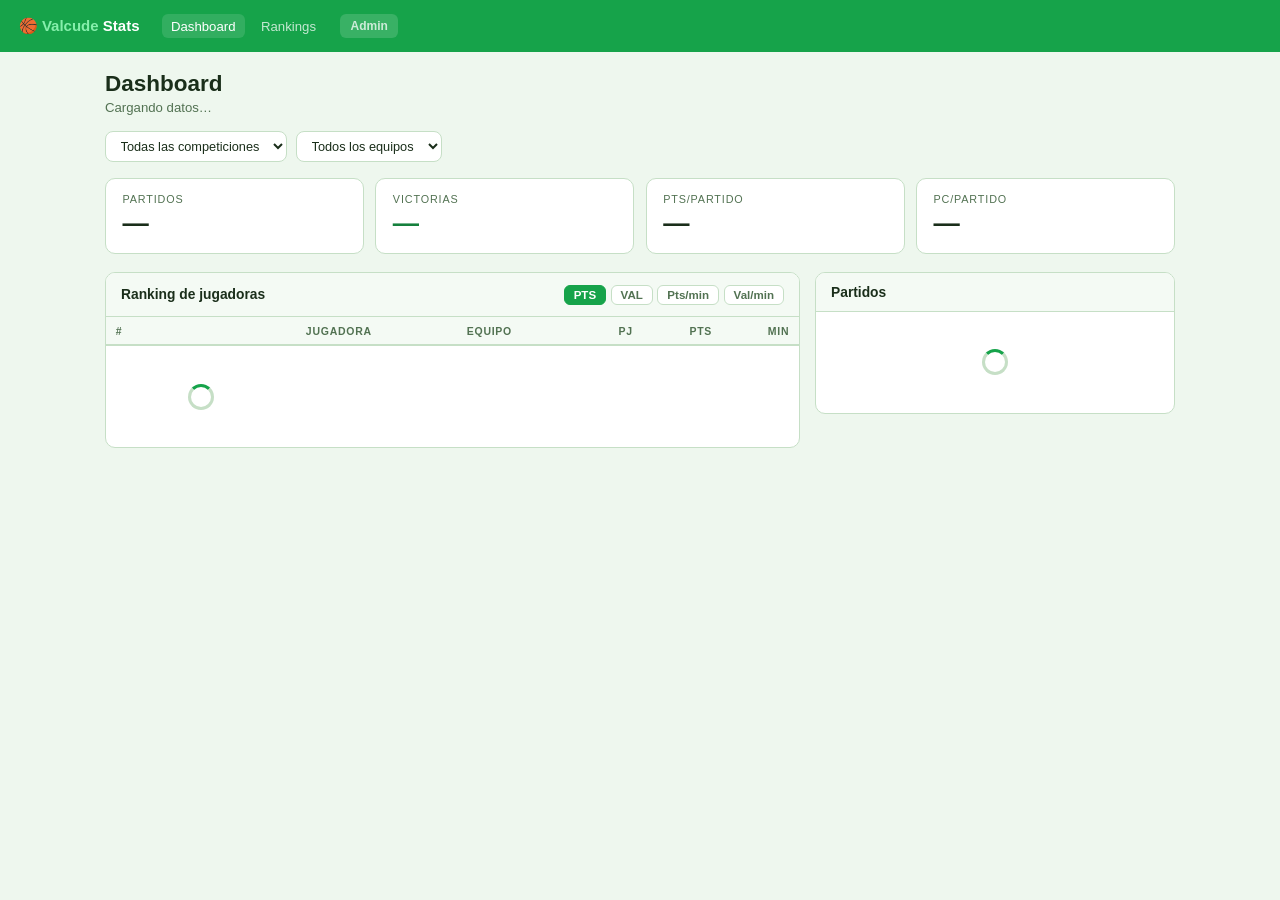
<file: index.html>
<!DOCTYPE html>
<html lang="es">
<head>
  <meta charset="UTF-8">
  <meta name="viewport" content="width=device-width, initial-scale=1.0">
  <title>Valcude Stats</title>
  <link rel="manifest" href="manifest.json">
  <meta name="theme-color" content="#16a34a">
  <meta name="mobile-web-app-capable" content="yes">
  <meta name="apple-mobile-web-app-capable" content="yes">
  <meta name="apple-mobile-web-app-status-bar-style" content="black-translucent">
  <meta name="apple-mobile-web-app-title" content="Valcude Stats">
  <link rel="apple-touch-icon" href="icons/icon.svg">
  <link rel="stylesheet" href="css/style.css">
</head>
<body>

<nav>
  <div class="nav-logo">🏀 <span>Valcude</span> Stats</div>
  <div class="nav-links">
    <a href="index.html" class="active">
      <svg class="nav-icon" viewBox="0 0 20 20" fill="none" stroke="currentColor" stroke-width="1.5" stroke-linecap="round" stroke-linejoin="round" aria-hidden="true"><rect x="2" y="2" width="7" height="7" rx="1.5"/><rect x="11" y="2" width="7" height="7" rx="1.5"/><rect x="2" y="11" width="7" height="7" rx="1.5"/><rect x="11" y="11" width="7" height="7" rx="1.5"/></svg>
      Dashboard
    </a>
    <a href="ranking.html">
      <svg class="nav-icon" viewBox="0 0 20 20" fill="none" stroke="currentColor" stroke-width="1.5" stroke-linecap="round" stroke-linejoin="round" aria-hidden="true"><rect x="2" y="9" width="4" height="9" rx="1"/><rect x="8" y="4" width="4" height="14" rx="1"/><rect x="14" y="12" width="4" height="6" rx="1"/></svg>
      Rankings
    </a>
    <span class="nav-sep"></span>
    <a href="import.html" class="nav-admin">
      <svg class="nav-icon" viewBox="0 0 20 20" fill="none" stroke="currentColor" stroke-width="1.5" stroke-linecap="round" stroke-linejoin="round" aria-hidden="true"><rect x="4" y="9" width="12" height="9" rx="2"/><path d="M7 9V6.5a3 3 0 016 0V9"/></svg>
      Admin
    </a>
  </div>
</nav>

<div class="page">
  <div class="page-header">
    <h1>Dashboard</h1>
    <p id="subtitle">Cargando datos…</p>
  </div>

  <!-- Filtros -->
  <div class="filters">
    <select id="compFilter">
      <option value="">Todas las competiciones</option>
    </select>
    <select id="teamFilter">
      <option value="">Todos los equipos</option>
    </select>
  </div>

  <!-- Tarjetas de resumen -->
  <div class="stat-grid" id="statCards">
    <div class="stat-card"><div class="label">Partidos</div><div class="value" id="c-games">—</div></div>
    <div class="stat-card"><div class="label">Victorias</div><div class="value result-win" id="c-wins">—</div><div class="sub" id="c-record"></div></div>
    <div class="stat-card"><div class="label">Pts/partido</div><div class="value" id="c-ppg">—</div></div>
    <div class="stat-card"><div class="label">PC/partido</div><div class="value" id="c-vpg">—</div></div>
  </div>

  <div class="two-col">
    <!-- Leaderboard -->
    <div class="panel">
      <div class="panel-header">
        <h2>Ranking de jugadoras</h2>
        <div class="tabs" id="leaderTabs">
          <button class="tab active" data-stat="avg_pts" data-dec="1">PTS</button>
          <button class="tab" data-stat="avg_val" data-dec="1">VAL</button>
          <button class="tab" data-stat="perMin_pts" data-dec="2">Pts/min</button>
          <button class="tab" data-stat="perMin_val" data-dec="2">Val/min</button>
        </div>
      </div>
      <div class="table-wrap">
        <table>
          <thead>
            <tr>
              <th>#</th>
              <th>Jugadora</th>
              <th class="hide-mobile">Equipo</th>
              <th class="num hide-mobile">PJ</th>
              <th class="num" id="th-main">PTS</th>
              <th class="num hide-mobile">MIN</th>
            </tr>
          </thead>
          <tbody id="leaderBody">
            <tr><td colspan="6" class="loading"><div class="spinner"></div></td></tr>
          </tbody>
        </table>
      </div>
    </div>

    <!-- Lista de partidos -->
    <div class="panel">
      <div class="panel-header"><h2>Partidos</h2></div>
      <div id="matchList"><div class="loading"><div class="spinner"></div></div></div>
    </div>
  </div>
</div>

<script type="module">
import { getMatches, getLeaderboard, getTeams, getCompetitions } from './js/db.js'
import { updateNavAuth } from './js/auth.js'
import { fmt, titleCase } from './js/utils.js'
import { requirePin } from './js/pin.js'

requirePin()
updateNavAuth()

let allMatches     = []
let leaderboard    = []
let allTeams       = []
let selectedTeamId  = null
let selectedCompId  = null
let currentStat     = 'avg_pts'
let currentDec      = 1

async function init() {
  const [teams, comps, matches, leaders] = await Promise.all([
    getTeams(),
    getCompetitions(),
    getMatches(),
    getLeaderboard(),
  ])

  allTeams    = teams
  allMatches  = matches
  leaderboard = leaders

  // Selector de competición
  const compSel = document.getElementById('compFilter')
  for (const c of comps) {
    const opt = document.createElement('option')
    opt.value = c.id
    opt.textContent = `${c.name} ${c.season}`
    compSel.appendChild(opt)
  }

  // Selector de equipo
  const teamSel = document.getElementById('teamFilter')
  for (const t of teams) {
    const opt = document.createElement('option')
    opt.value = t.id
    opt.textContent = titleCase(t.name)
    teamSel.appendChild(opt)
  }

  // Default: primer Valcude encontrado
  const valcude = teams.find(t => t.name === 'VALCUDE ALCOBENDAS')
  if (valcude) {
    teamSel.value = valcude.id
    selectedTeamId = valcude.id
  }

  render()
}

/* ── Filtros ─────────────────────────────────────────── */
function filteredMatches() {
  let ms = allMatches
  if (selectedCompId) ms = ms.filter(m => m.competition?.id === selectedCompId)
  if (selectedTeamId) ms = ms.filter(m =>
    m.team1?.id === selectedTeamId || m.team2?.id === selectedTeamId
  )
  return ms
}

function filteredLeaderboard() {
  // El leaderboard ya viene filtrado por competición desde la carga
  let lb = leaderboard
  if (selectedTeamId) lb = lb.filter(p => p.player?.team?.id === selectedTeamId)
  return lb
}

/* ── Render ──────────────────────────────────────────── */
function render() {
  const matches = filteredMatches()
  const leaders = filteredLeaderboard()

  // Summary cards
  let wins = 0, totalPts = 0, totalAgainst = 0
  for (const m of matches) {
    if (selectedTeamId) {
      const isT1  = m.team1?.id === selectedTeamId
      const myPts = isT1 ? m.team1_score : m.team2_score
      const thPts = isT1 ? m.team2_score : m.team1_score
      if (myPts > thPts) wins++
      totalPts     += myPts || 0
      totalAgainst += thPts || 0
    }
  }

  const teamName = selectedTeamId
    ? titleCase(allTeams.find(t => t.id === selectedTeamId)?.name || '')
    : 'Todos los equipos'

  document.getElementById('subtitle').textContent =
    `${teamName} · ${matches.length} partido${matches.length !== 1 ? 's' : ''} · ${matches[0]?.competition?.name || ''} ${matches[0]?.competition?.season || ''}`

  document.getElementById('c-games').textContent = matches.length
  document.getElementById('c-wins').textContent  = selectedTeamId ? wins : '—'
  document.getElementById('c-record').textContent = selectedTeamId && matches.length
    ? `${wins}V – ${matches.length - wins}D`
    : ''
  document.getElementById('c-ppg').textContent = selectedTeamId && matches.length
    ? fmt(totalPts / matches.length, 1)
    : '—'

  // PC/partido = puntos encajados por partido
  const avgAgainst = selectedTeamId && matches.length
    ? totalAgainst / matches.length
    : null
  document.getElementById('c-vpg').textContent = avgAgainst != null ? fmt(avgAgainst, 1) : '—'

  renderLeader(leaders)
  renderMatches(matches)
}

function renderLeader(leaders) {
  document.getElementById('th-main').textContent =
    document.querySelector('#leaderTabs .tab.active')?.textContent || 'PTS'

  const sorted = [...leaders]
    .filter(p => p[currentStat] != null)
    .sort((a, b) => (b[currentStat] || 0) - (a[currentStat] || 0))

  const rows = sorted.map((p, i) => {
    const val = p[currentStat]
    return `<tr>
      <td class="rank">${i + 1}</td>
      <td class="player-name"><a href="player.html?id=${p.player.id}">${titleCase(p.player.name)}</a></td>
      <td class="team-name hide-mobile">${titleCase(p.player.team?.name || '')}</td>
      <td class="num hide-mobile">${p.games}</td>
      <td class="num highlight"><strong>${fmt(val, currentDec)}</strong></td>
      <td class="num hide-mobile">${fmt(p.avg_min, 1)}'</td>
    </tr>`
  }).join('')

  document.getElementById('leaderBody').innerHTML =
    rows || '<tr><td colspan="6" class="empty">Sin datos</td></tr>'
}

function renderMatches(matches) {
  const html = matches.map(m => {
    const isT1     = m.team1?.id === selectedTeamId
    const myScore  = selectedTeamId ? (isT1 ? m.team1_score : m.team2_score) : m.team1_score
    const thScore  = selectedTeamId ? (isT1 ? m.team2_score : m.team1_score) : m.team2_score
    const myTeam   = selectedTeamId ? (isT1 ? m.team1 : m.team2)  : m.team1
    const rival    = selectedTeamId ? (isT1 ? m.team2 : m.team1)  : m.team2
    const won      = selectedTeamId && myScore > thScore
    const cls      = selectedTeamId ? (won ? 'result-win' : 'result-loss') : ''
    return `<a class="match-item" href="match.html?id=${m.id}">
      <span class="match-jornada">J${m.jornada || '?'}</span>
      <span class="match-teams">
        <strong>${titleCase(myTeam?.name || '')}</strong>
        <span class="rival"> vs ${titleCase(rival?.name || '')}</span>
      </span>
      <span class="match-score ${cls}">${myScore ?? '?'}–${thScore ?? '?'}</span>
    </a>`
  }).join('')

  document.getElementById('matchList').innerHTML =
    html || '<div class="empty">Sin partidos</div>'
}

/* ── Eventos ─────────────────────────────────────────── */
document.getElementById('leaderTabs').addEventListener('click', e => {
  const btn = e.target.closest('.tab')
  if (!btn) return
  document.querySelectorAll('#leaderTabs .tab').forEach(t => t.classList.remove('active'))
  btn.classList.add('active')
  currentStat = btn.dataset.stat
  currentDec  = Number(btn.dataset.dec) || 1
  renderLeader(filteredLeaderboard())
})

document.getElementById('compFilter').addEventListener('change', async e => {
  selectedCompId = e.target.value ? Number(e.target.value) : null
  const [matches, leaders] = await Promise.all([
    getMatches({ competitionId: selectedCompId }),
    getLeaderboard({ competitionId: selectedCompId }),
  ])
  allMatches  = matches
  leaderboard = leaders
  render()
})

document.getElementById('teamFilter').addEventListener('change', e => {
  selectedTeamId = e.target.value ? Number(e.target.value) : null
  render()
})

init().catch(console.error)
</script>
<script>
  if ("serviceWorker" in navigator) {
    navigator.serviceWorker.register("./sw.js").catch(() => {})
  }
</script>
</body>
</html>
</file>
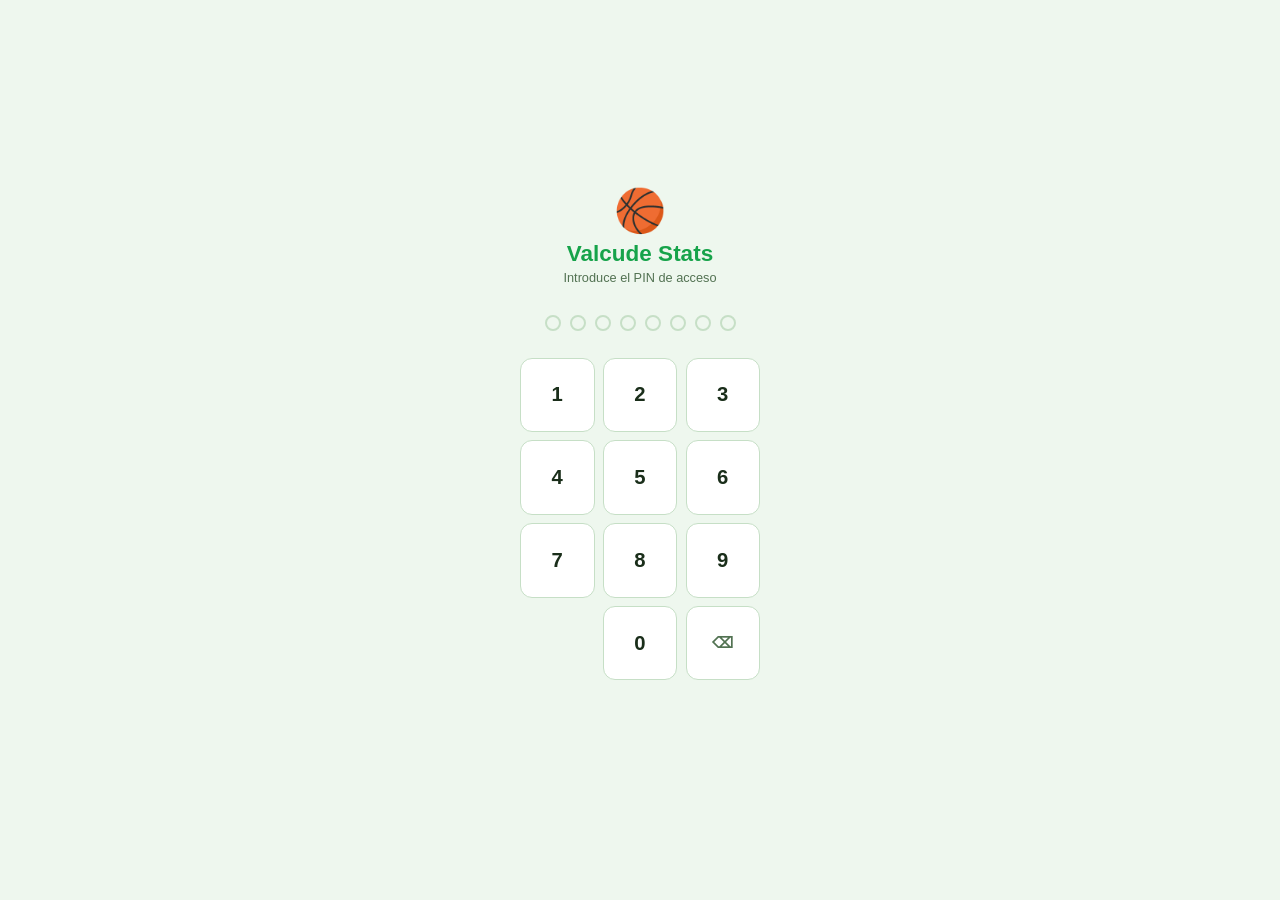
<file: clear-sw.html>
<!DOCTYPE html>
<html lang="es">
<head>
  <meta charset="UTF-8">
  <title>Limpiando caché…</title>
  <style>
    body { font-family: system-ui; display: flex; align-items: center; justify-content: center;
           min-height: 100vh; margin: 0; background: #eef7ee; color: #1a2e1a; flex-direction: column; gap: 1rem; }
    p { font-size: 1.1rem; }
  </style>
</head>
<body>
  <p>🧹 Limpiando caché y service worker…</p>
  <script>
    async function clearAll() {
      // Desregistrar todos los service workers
      if ('serviceWorker' in navigator) {
        const regs = await navigator.serviceWorker.getRegistrations()
        await Promise.all(regs.map(r => r.unregister()))
      }
      // Borrar todos los cachés
      const keys = await caches.keys()
      await Promise.all(keys.map(k => caches.delete(k)))
      // Redirigir a la app
      location.replace('./pin.html')
    }
    clearAll()
  </script>
</body>
</html>
</file>
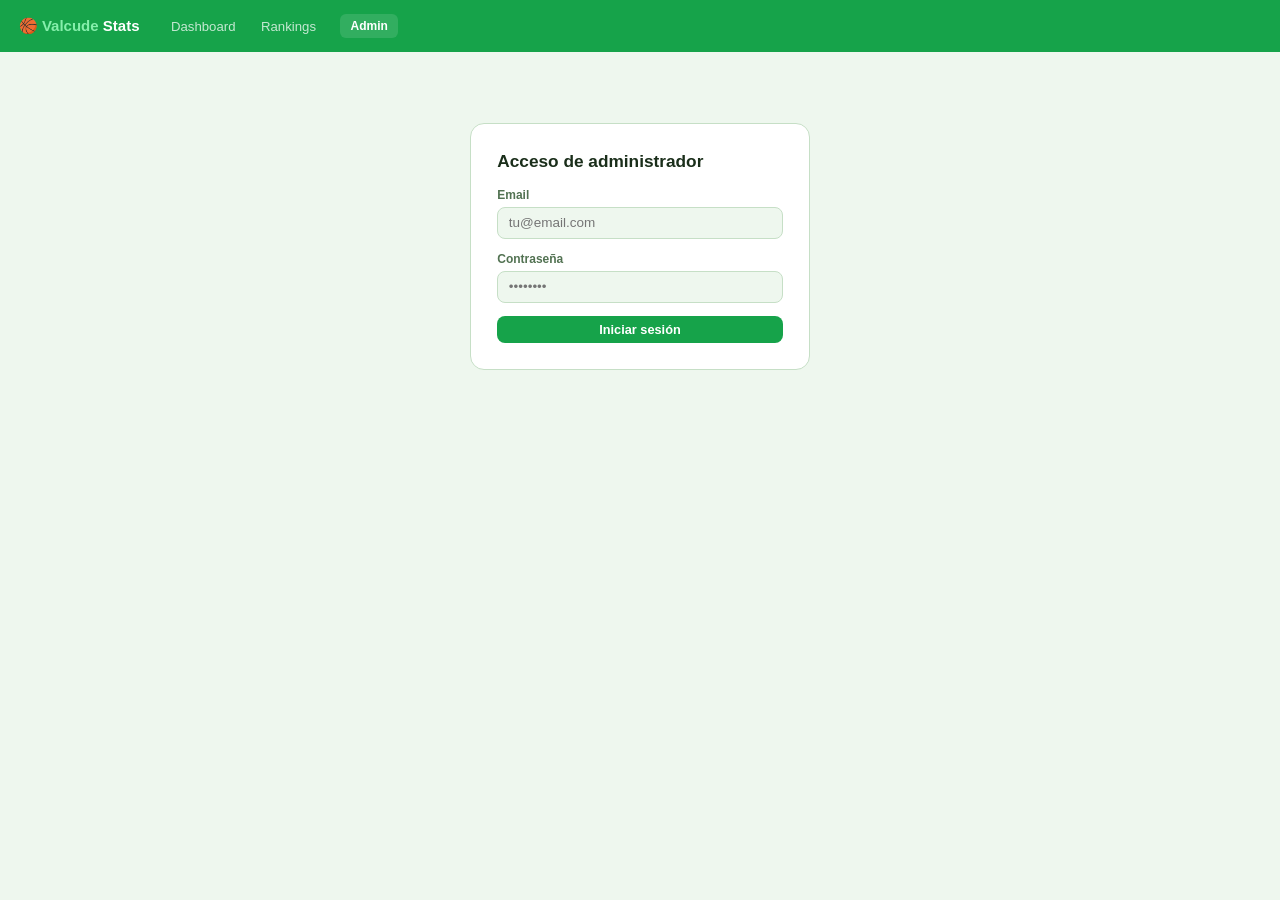
<file: import.html>
<!DOCTYPE html>
<html lang="es">
<head>
  <meta charset="UTF-8">
  <meta name="viewport" content="width=device-width, initial-scale=1.0">
  <title>Importar — Valcude Stats</title>
  <link rel="manifest" href="manifest.json">
  <meta name="theme-color" content="#16a34a">
  <meta name="mobile-web-app-capable" content="yes">
  <meta name="apple-mobile-web-app-capable" content="yes">
  <meta name="apple-mobile-web-app-status-bar-style" content="black-translucent">
  <meta name="apple-mobile-web-app-title" content="Valcude Stats">
  <link rel="apple-touch-icon" href="icons/icon.svg">
  <link rel="stylesheet" href="css/style.css">
</head>
<body>

<nav>
  <div class="nav-logo">🏀 <span>Valcude</span> Stats</div>
  <div class="nav-links">
    <a href="index.html">
      <svg class="nav-icon" viewBox="0 0 20 20" fill="none" stroke="currentColor" stroke-width="1.5" stroke-linecap="round" stroke-linejoin="round" aria-hidden="true"><rect x="2" y="2" width="7" height="7" rx="1.5"/><rect x="11" y="2" width="7" height="7" rx="1.5"/><rect x="2" y="11" width="7" height="7" rx="1.5"/><rect x="11" y="11" width="7" height="7" rx="1.5"/></svg>
      Dashboard
    </a>
    <a href="ranking.html">
      <svg class="nav-icon" viewBox="0 0 20 20" fill="none" stroke="currentColor" stroke-width="1.5" stroke-linecap="round" stroke-linejoin="round" aria-hidden="true"><rect x="2" y="9" width="4" height="9" rx="1"/><rect x="8" y="4" width="4" height="14" rx="1"/><rect x="14" y="12" width="4" height="6" rx="1"/></svg>
      Rankings
    </a>
    <span class="nav-sep"></span>
    <a href="import.html" class="nav-admin active">
      <svg class="nav-icon" viewBox="0 0 20 20" fill="none" stroke="currentColor" stroke-width="1.5" stroke-linecap="round" stroke-linejoin="round" aria-hidden="true"><rect x="4" y="9" width="12" height="9" rx="2"/><path d="M7 9V6.5a3 3 0 016 0V9"/></svg>
      Admin
    </a>
  </div>
  <button id="btn-signout" class="btn btn-ghost hide-mobile" style="display:none">Cerrar sesión</button>
</nav>

<div class="page" style="max-width:720px">

  <!-- LOGIN (se oculta al autenticarse) -->
  <div id="loginSection">
    <div class="auth-wrap">
      <h2>Acceso de administrador</h2>
      <div id="loginError" class="error-msg" style="display:none"></div>
      <div class="field">
        <label>Email</label>
        <input type="email" id="inputEmail" placeholder="tu@email.com" autocomplete="username">
      </div>
      <div class="field">
        <label>Contraseña</label>
        <input type="password" id="inputPass" placeholder="••••••••" autocomplete="current-password">
      </div>
      <button class="btn btn-primary" id="btnLogin" style="width:100%;justify-content:center">
        Iniciar sesión
      </button>
    </div>
  </div>

  <!-- IMPORTADOR (visible solo si autenticado) -->
  <div id="importSection" style="display:none">
    <div class="page-header">
      <h1>Importar estadísticas</h1>
      <p>Arrastra uno o varios ficheros Excel (formato FBM) para importarlos.</p>
    </div>

    <!-- Zona de arrastrar -->
    <div class="dropzone" id="dropzone">
      <div class="icon">📂</div>
      <p><strong>Arrastra los ficheros aquí</strong></p>
      <p style="margin-top:.4rem">o haz clic para seleccionarlos</p>
      <input type="file" id="fileInput" accept=".xlsx" multiple style="display:none">
    </div>

    <!-- Cola de importación -->
    <div class="import-queue" id="importQueue"></div>
  </div>

</div>

<!-- SheetJS -->
<script src="https://cdn.sheetjs.com/xlsx-0.20.3/package/dist/xlsx.full.min.js"></script>

<script type="module">
import { signIn, signOut, getSession, onAuthStateChange } from './js/auth.js'
import { checkMatchExists, importMatch, getCompetitions } from './js/db.js'
import { parseWorkbook, parseFilename } from './js/parser.js'
import { titleCase, fmt } from './js/utils.js'

// ── Auth ────────────────────────────────────────────────────────
const loginSection  = document.getElementById('loginSection')
const importSection = document.getElementById('importSection')
const btnSignout    = document.getElementById('btn-signout')
const loginError    = document.getElementById('loginError')

let competitions = []

async function checkAuth() {
  const session = await getSession()
  if (session) competitions = await getCompetitions().catch(() => [])
  setAuthUI(!!session)
}

function setAuthUI(loggedIn) {
  loginSection.style.display  = loggedIn ? 'none'  : 'block'
  importSection.style.display = loggedIn ? 'block' : 'none'
  btnSignout.style.display    = loggedIn ? 'inline-flex' : 'none'
}

document.getElementById('btnLogin').addEventListener('click', async () => {
  const email = document.getElementById('inputEmail').value.trim()
  const pass  = document.getElementById('inputPass').value
  loginError.style.display = 'none'
  try {
    await signIn(email, pass)
    setAuthUI(true)
  } catch (e) {
    loginError.textContent = e.message || 'Error al iniciar sesión'
    loginError.style.display = 'block'
  }
})

// Login con Enter
document.getElementById('inputPass').addEventListener('keydown', e => {
  if (e.key === 'Enter') document.getElementById('btnLogin').click()
})

btnSignout.addEventListener('click', async () => {
  await signOut()
  setAuthUI(false)
})

checkAuth()

// ── Drag & Drop ─────────────────────────────────────────────────
const dropzone  = document.getElementById('dropzone')
const fileInput = document.getElementById('fileInput')
const queue     = document.getElementById('importQueue')

dropzone.addEventListener('click', () => fileInput.click())

dropzone.addEventListener('dragover', e => {
  e.preventDefault()
  dropzone.classList.add('dragover')
})
dropzone.addEventListener('dragleave', () => dropzone.classList.remove('dragover'))
dropzone.addEventListener('drop', e => {
  e.preventDefault()
  dropzone.classList.remove('dragover')
  processFiles([...e.dataTransfer.files])
})

fileInput.addEventListener('change', () => {
  processFiles([...fileInput.files])
  fileInput.value = ''
})

// ── Procesado ────────────────────────────────────────────────────
async function processFiles(files) {
  for (const file of files) {
    if (!file.name.endsWith('.xlsx')) continue
    const item = addQueueItem(file.name)
    try {
      // 1. Leer con SheetJS
      const buf = await file.arrayBuffer()
      const wb  = XLSX.read(buf, { type: 'array' })

      // 2. Parsear
      const parsed = parseWorkbook(wb, file.name)

      // 3. Verificar duplicado
      const exists = await checkMatchExists(file.name)
      if (exists) {
        setItemStatus(item, 'error', `⚠️ Ya importado anteriormente`)
        continue
      }

      // 4. Mostrar preview y esperar confirmación
      const confirmed = await showPreview(item, parsed)
      if (!confirmed) {
        setItemStatus(item, 'error', 'Cancelado')
        continue
      }

      // 5. Leer jornada, fecha y competición del preview ANTES de reemplazar el HTML
      const jornadaVal    = item.querySelector('.input-jornada')?.value
      const jornada       = jornadaVal ? Number(jornadaVal) : parsed.jornada
      const matchDate     = item.querySelector('.input-date')?.value || null
      const compSelVal    = item.querySelector('.input-competition')?.value
      const overrideCompId = compSelVal ? Number(compSelVal) : null

      // 6. Importar — resetear item ANTES de setItemStatus (showPreview borró .queue-status)
      item.innerHTML = `<div class="file-name">📄 ${parsed.sourceFile}</div>
        <div class="queue-status"></div>`
      setItemStatus(item, 'loading', 'Importando…')
      await importMatch(parsed, jornada, matchDate, overrideCompId)
      setItemStatus(item, 'ok', `✓ Importado correctamente`)

    } catch (e) {
      console.error(e)
      setItemStatus(item, 'error', `✗ Error: ${e.message}`)
    }
  }
}

function addQueueItem(name) {
  const div = document.createElement('div')
  div.className = 'queue-item'
  div.innerHTML = `<div class="file-name">📄 ${name}</div>
    <div class="queue-status">Leyendo fichero…</div>`
  queue.appendChild(div)
  div.scrollIntoView({ behavior: 'smooth' })
  return div
}

function setItemStatus(item, type, msg) {
  // showPreview reemplaza item.innerHTML; asegurarse de que .queue-status existe
  let el = item.querySelector('.queue-status')
  if (!el) {
    const fn = item.querySelector('.file-name')?.outerHTML || ''
    item.innerHTML = fn + '<div class="queue-status"></div>'
    el = item.querySelector('.queue-status')
  }
  el.className = `queue-status ${type === 'ok' ? 'ok' : type === 'error' ? 'err' : ''}`
  el.innerHTML = type === 'loading' ? `<div class="spinner" style="width:18px;height:18px;margin:0 auto"></div> ${msg}` : msg
}

/** Muestra preview de los datos parseados y devuelve una promesa que resuelve con true/false */
function showPreview(item, parsed) {
  return new Promise(resolve => {
    const team1 = parsed.team1
    const team2 = parsed.team2
    const j = parsed.jornada || ''

    item.innerHTML = `
      <div class="file-name">📄 ${parsed.sourceFile}</div>
      <div style="color:var(--text2);font-size:.8rem;margin-bottom:.75rem">
        ${parsed.competition} · Temporada ${parsed.season}
      </div>

      <div class="preview-meta">
        <div class="field" style="flex:2;min-width:200px">
          <label>Competición</label>
          <select class="input-competition" style="background:var(--bg2);color:var(--text);border:1px solid var(--border);border-radius:6px;padding:.4rem .6rem;width:100%">
            <option value="">Auto (del Excel): ${parsed.competition} ${parsed.season}</option>
            ${competitions.map(c => `<option value="${c.id}">${c.name} ${c.season}</option>`).join('')}
          </select>
        </div>
        <div class="field">
          <label>Jornada</label>
          <input type="number" class="input-jornada" value="${j}" min="1" style="width:80px;background:var(--bg2);color:var(--text);border:1px solid var(--border);border-radius:6px;padding:.4rem .6rem">
        </div>
        <div class="field">
          <label>Fecha (opcional)</label>
          <input type="date" class="input-date" style="background:var(--bg2);color:var(--text);border:1px solid var(--border);border-radius:6px;padding:.4rem .6rem">
        </div>
      </div>

      <div class="preview-section">
        <h3>${titleCase(team1.name)} <small style="color:var(--text2);font-weight:400">(${team1.players.length} jugadoras · ${team1.players.reduce((s,p)=>s+p.points,0)} pts)</small></h3>
        ${previewTable(team1.players)}
      </div>
      <div class="preview-section">
        <h3>${titleCase(team2.name)} <small style="color:var(--text2);font-weight:400">(${team2.players.length} jugadoras · ${team2.players.reduce((s,p)=>s+p.points,0)} pts)</small></h3>
        ${previewTable(team2.players)}
      </div>

      <div style="display:flex;gap:.75rem;margin-top:1.25rem">
        <button class="btn btn-primary btn-confirm">✓ Importar</button>
        <button class="btn btn-ghost btn-cancel">Cancelar</button>
      </div>
    `

    item.querySelector('.btn-confirm').addEventListener('click', () => resolve(true))
    item.querySelector('.btn-cancel').addEventListener('click', () => resolve(false))
  })
}

function previewTable(players) {
  if (!players.length) return '<p style="color:var(--text2);font-size:.85rem">Sin jugadoras detectadas</p>'
  const rows = players.map(p => `<tr>
    <td>${p.jersey_number || '—'}</td>
    <td>${titleCase(p.name)}</td>
    <td class="num">${fmt(p.minutes,1)}'</td>
    <td class="num"><strong>${p.points}</strong></td>
    <td class="num">${p.fg2_made}/${p.fg2_attempted}</td>
    <td class="num">${p.fg3_made}/${p.fg3_attempted}</td>
    <td class="num">${p.ft_made}/${p.ft_attempted}</td>
    <td class="num">${p.valuation}</td>
  </tr>`).join('')
  return `<div class="table-wrap"><table>
    <thead><tr><th>#</th><th>Nombre</th><th class="num">MIN</th><th class="num">PTS</th>
    <th class="num">TC2</th><th class="num">TC3</th><th class="num">TL</th>
    <th class="num">VAL</th></tr></thead>
    <tbody>${rows}</tbody>
  </table></div>`
}
</script>
<script>
  if ("serviceWorker" in navigator) {
    navigator.serviceWorker.register("./sw.js").catch(() => {})
  }
</script>
</body>
</html>
</file>
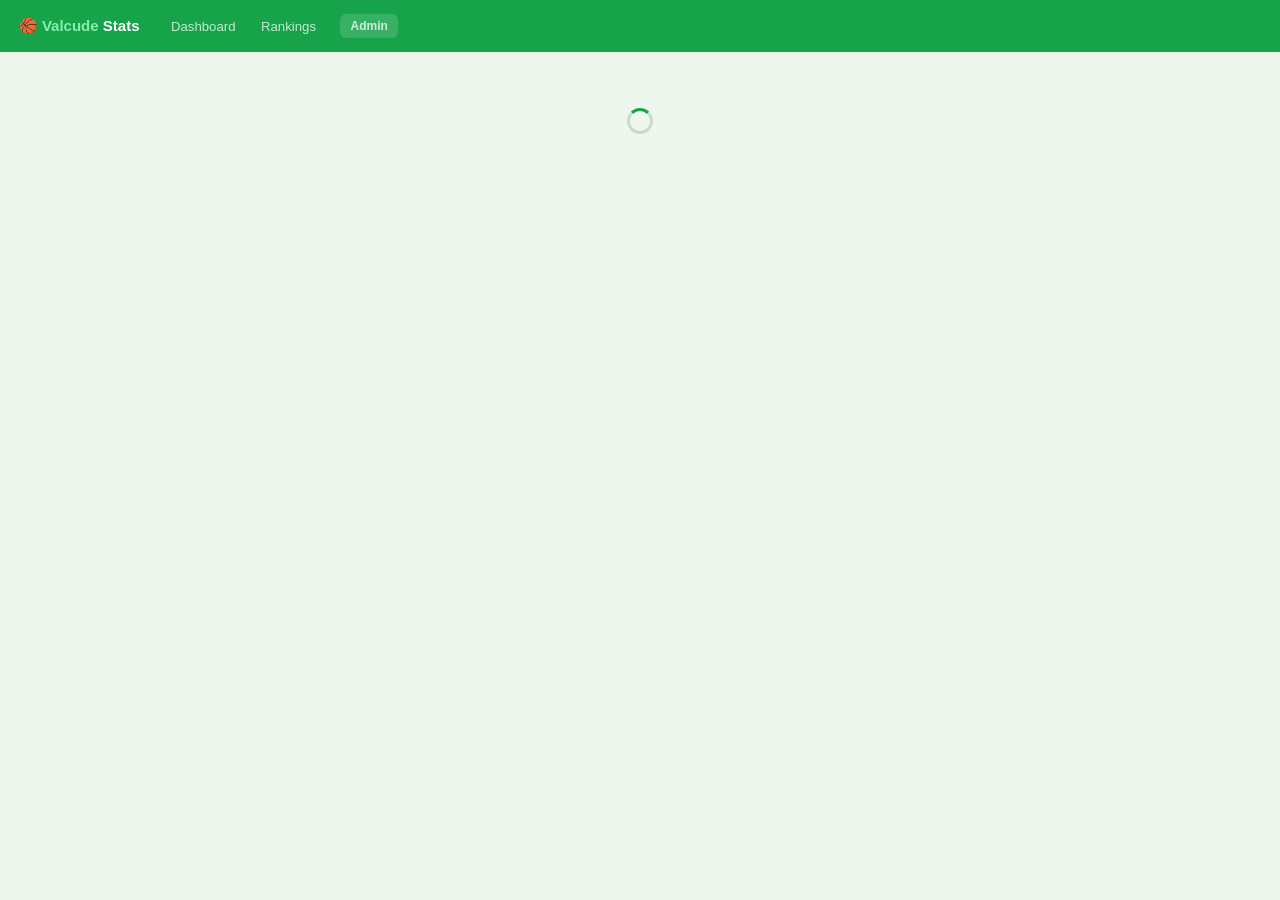
<file: match.html>
<!DOCTYPE html>
<html lang="es">
<head>
  <meta charset="UTF-8">
  <meta name="viewport" content="width=device-width, initial-scale=1.0">
  <title>Partido — Valcude Stats</title>
  <link rel="manifest" href="manifest.json">
  <meta name="theme-color" content="#16a34a">
  <meta name="mobile-web-app-capable" content="yes">
  <meta name="apple-mobile-web-app-capable" content="yes">
  <meta name="apple-mobile-web-app-status-bar-style" content="black-translucent">
  <meta name="apple-mobile-web-app-title" content="Valcude Stats">
  <link rel="apple-touch-icon" href="icons/icon.svg">
  <link rel="stylesheet" href="css/style.css">
</head>
<body>

<nav>
  <div class="nav-logo">🏀 <span>Valcude</span> Stats</div>
  <div class="nav-links">
    <a href="index.html">
      <svg class="nav-icon" viewBox="0 0 20 20" fill="none" stroke="currentColor" stroke-width="1.5" stroke-linecap="round" stroke-linejoin="round" aria-hidden="true"><rect x="2" y="2" width="7" height="7" rx="1.5"/><rect x="11" y="2" width="7" height="7" rx="1.5"/><rect x="2" y="11" width="7" height="7" rx="1.5"/><rect x="11" y="11" width="7" height="7" rx="1.5"/></svg>
      Dashboard
    </a>
    <a href="ranking.html">
      <svg class="nav-icon" viewBox="0 0 20 20" fill="none" stroke="currentColor" stroke-width="1.5" stroke-linecap="round" stroke-linejoin="round" aria-hidden="true"><rect x="2" y="9" width="4" height="9" rx="1"/><rect x="8" y="4" width="4" height="14" rx="1"/><rect x="14" y="12" width="4" height="6" rx="1"/></svg>
      Rankings
    </a>
    <span class="nav-sep"></span>
    <a href="import.html" class="nav-admin">
      <svg class="nav-icon" viewBox="0 0 20 20" fill="none" stroke="currentColor" stroke-width="1.5" stroke-linecap="round" stroke-linejoin="round" aria-hidden="true"><rect x="4" y="9" width="12" height="9" rx="2"/><path d="M7 9V6.5a3 3 0 016 0V9"/></svg>
      Admin
    </a>
  </div>
</nav>

<div class="page">
  <div id="content"><div class="loading"><div class="spinner"></div></div></div>
</div>

<script type="module">
import { getMatches, getMatch } from './js/db.js'
import { updateNavAuth } from './js/auth.js'
import { fmt, fmtPct, titleCase, formatMinutes } from './js/utils.js'
import { requirePin } from './js/pin.js'

requirePin()
updateNavAuth()

const params  = new URLSearchParams(location.search)
const matchId = params.get('id')

async function init() {
  const content = document.getElementById('content')

  if (!matchId) {
    // Lista de partidos
    const matches = await getMatches()
    content.innerHTML = `
      <div class="page-header">
        <h1>Partidos</h1>
        <p>${matches.length} partidos registrados</p>
      </div>
      <div class="panel">
        ${matches.map(m => {
          const isV1      = m.team1?.name?.includes('VALCUDE')
          const myScore   = isV1 ? m.team1_score : m.team2_score
          const theirScore = isV1 ? m.team2_score : m.team1_score
          const rival     = isV1 ? m.team2?.name : m.team1?.name
          const won       = myScore > theirScore
          return `<a class="match-item" href="match.html?id=${m.id}">
            <span class="match-jornada">J${m.jornada || '?'}</span>
            <span class="match-teams">
              <strong>${titleCase(isV1 ? m.team1?.name : m.team2?.name)}</strong>
              <span class="rival"> vs ${titleCase(rival || '')}</span>
            </span>
            <span class="match-score ${won ? 'result-win' : 'result-loss'}">${myScore ?? '?'}–${theirScore ?? '?'}</span>
          </a>`
        }).join('')}
      </div>`
    return
  }

  // Detalle de partido
  const { match: m, stats } = await getMatch(matchId)
  const isV1       = m.team1?.name?.includes('VALCUDE')
  const team1Stats = stats.filter(s => s.team_id === m.team1.id)
  const team2Stats = stats.filter(s => s.team_id === m.team2.id)

  content.innerHTML = `
    <div class="page-header">
      <p><a href="match.html">← Todos los partidos</a></p>
      <h1 style="margin-top:.4rem">Jornada ${m.jornada || '?'}</h1>
      <p>${m.competition?.name || ''} · Temporada ${m.competition?.season || ''}</p>
    </div>

    <div class="match-header">
      <div class="competition">${m.competition?.name || ''} ${m.competition?.season || ''}</div>
      <div class="score-row">
        <div class="team-name">${titleCase(m.team1.name)}</div>
        <div class="score ${isV1 ? (m.team1_score > m.team2_score ? 'result-win' : 'result-loss') : ''}">
          ${m.team1_score ?? '?'} – ${m.team2_score ?? '?'}
        </div>
        <div class="team-name right">${titleCase(m.team2.name)}</div>
      </div>
      ${m.match_date
        ? `<div style="font-size:.82rem;color:var(--text2);margin-top:.5rem">${new Date(m.match_date).toLocaleDateString('es-ES',{day:'numeric',month:'long',year:'numeric'})}</div>`
        : ''}
    </div>

    ${boxScore(m.team1.name, team1Stats)}
    ${boxScore(m.team2.name, team2Stats)}
  `
}

function boxScore(teamName, stats) {
  if (!stats.length) return ''
  const sorted = [...stats].sort((a, b) => b.points - a.points)

  const rows = sorted.map(s => {
    const min    = Number(s.minutes)
    const hasMin = min > 0.5
    const ppm    = hasMin ? fmt(s.points / min, 2) : '—'
    return `<tr>
      <td class="hide-mobile">${s.jersey_number || '—'}</td>
      <td class="player-name"><a href="player.html?id=${s.player.id}">${titleCase(s.player.name)}</a></td>
      <td class="num">${formatMinutes(min)}</td>
      <td class="num highlight"><strong>${s.points}</strong></td>
      <td class="num hide-tablet">${s.fg2_made}/${s.fg2_attempted}</td>
      <td class="num hide-tablet">${s.fg3_made}/${s.fg3_attempted}</td>
      <td class="num hide-tablet">${s.ft_made}/${s.ft_attempted}</td>
      <td class="num">${s.valuation}</td>
      <td class="num ${s.plus_minus > 0 ? 'result-win' : s.plus_minus < 0 ? 'result-loss' : ''}">${s.plus_minus > 0 ? '+' : ''}${s.plus_minus}</td>
      <td class="num hide-mobile" style="color:var(--text2)">${ppm}</td>
    </tr>`
  }).join('')

  // Totales
  const tot = stats.reduce((acc, s) => {
    for (const k of ['points','fg2_made','fg2_attempted','fg3_made','fg3_attempted','ft_made','ft_attempted','valuation']) {
      acc[k] = (acc[k] || 0) + (Number(s[k]) || 0)
    }
    return acc
  }, {})

  return `
    <div class="panel" style="margin-bottom:1.25rem">
      <div class="panel-header"><h2>${titleCase(teamName)}</h2></div>
      <div class="table-wrap">
        <table class="box-table">
          <colgroup>
            <col class="col-hash hide-mobile">
            <col class="col-name">
            <col class="col-min">
            <col class="col-pts">
            <col class="col-tc hide-tablet">
            <col class="col-tc hide-tablet">
            <col class="col-tc hide-tablet">
            <col class="col-val">
            <col class="col-pm">
            <col class="col-ppm hide-mobile">
          </colgroup>
          <thead>
            <tr>
              <th class="hide-mobile">#</th>
              <th>Jugadora</th>
              <th class="num">MIN</th>
              <th class="num">PTS</th>
              <th class="num hide-tablet">TC2</th>
              <th class="num hide-tablet">TC3</th>
              <th class="num hide-tablet">TL</th>
              <th class="num">VAL</th>
              <th class="num">+/-</th>
              <th class="num hide-mobile" title="Puntos por minuto">Pts/min</th>
            </tr>
          </thead>
          <tbody>
            ${rows}
            <tr style="border-top:2px solid var(--border);font-weight:700;background:var(--card2)">
              <td class="hide-mobile" colspan="1" style="color:var(--text2);font-size:.78rem">TOT</td>
              <td style="color:var(--text2);font-size:.8rem">TOTALES</td>
              <td></td>
              <td class="num">${tot.points}</td>
              <td class="num hide-tablet">${tot.fg2_made}/${tot.fg2_attempted}</td>
              <td class="num hide-tablet">${tot.fg3_made}/${tot.fg3_attempted}</td>
              <td class="num hide-tablet">${tot.ft_made}/${tot.ft_attempted}</td>
              <td class="num">${tot.valuation}</td>
              <td></td><td class="hide-mobile"></td>
            </tr>
          </tbody>
        </table>
      </div>
    </div>`
}

init().catch(console.error)
</script>
<script>
  if ("serviceWorker" in navigator) {
    navigator.serviceWorker.register("./sw.js").catch(() => {})
  }
</script>
</body>
</html>
</file>
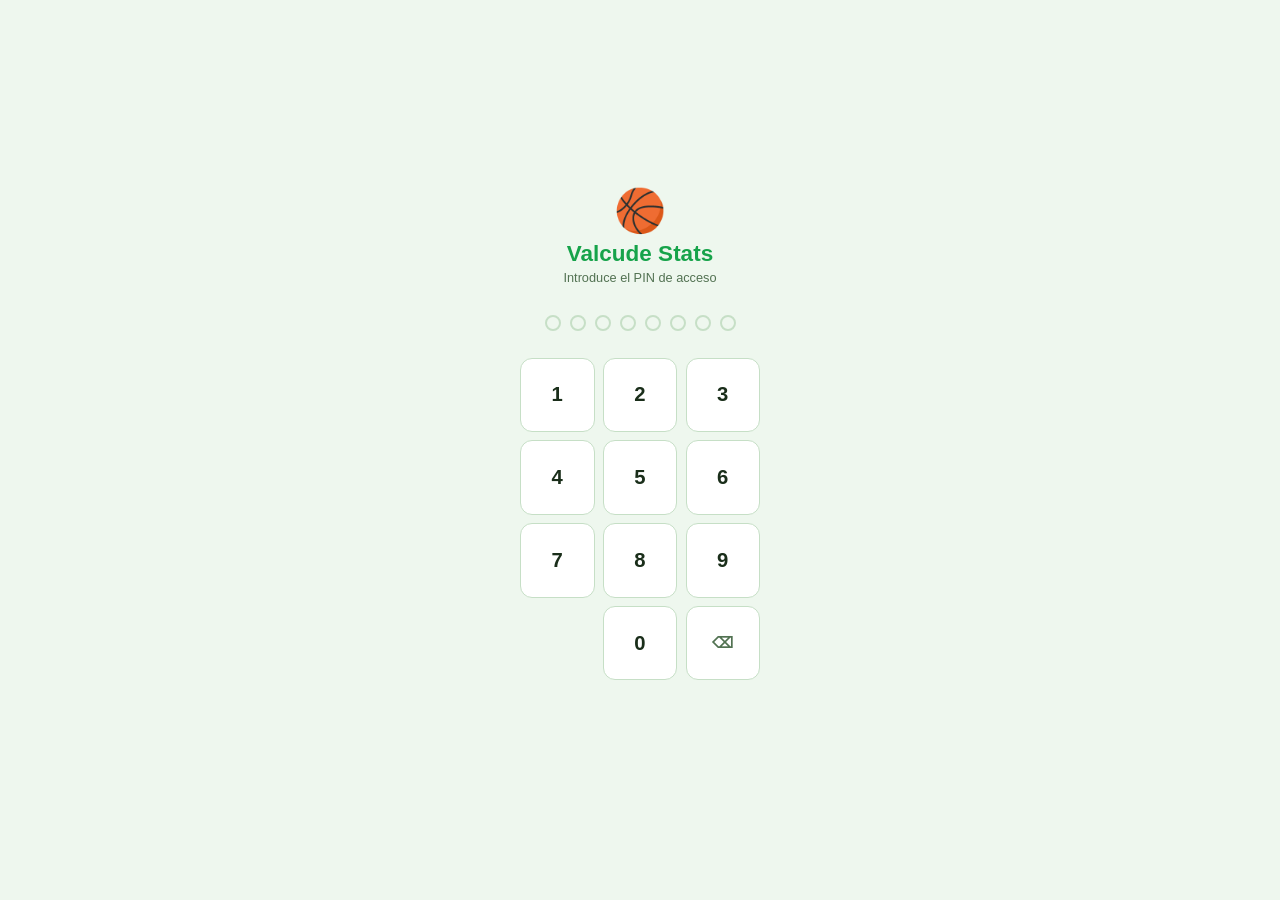
<file: pin.html>
<!DOCTYPE html>
<html lang="es">
<head>
  <meta charset="UTF-8">
  <meta name="viewport" content="width=device-width, initial-scale=1.0">
  <title>Valcude Stats</title>
  <link rel="manifest" href="manifest.json">
  <meta name="theme-color" content="#16a34a">
  <meta name="mobile-web-app-capable" content="yes">
  <meta name="apple-mobile-web-app-capable" content="yes">
  <meta name="apple-mobile-web-app-status-bar-style" content="black-translucent">
  <meta name="apple-mobile-web-app-title" content="Valcude Stats">
  <link rel="apple-touch-icon" href="icons/icon.svg">
  <link rel="stylesheet" href="css/style.css">
  <style>
    body { display: flex; align-items: center; justify-content: center; min-height: 100vh; }

    .pin-wrap {
      text-align: center;
      padding: 2rem 1.5rem;
      width: 100%;
      max-width: 320px;
    }

    .pin-logo {
      font-size: 2.8rem;
      margin-bottom: .4rem;
    }
    .pin-title {
      font-size: 1.5rem;
      font-weight: 800;
      color: var(--accent);
      margin-bottom: .25rem;
    }
    .pin-subtitle {
      font-size: .85rem;
      color: var(--text2);
      margin-bottom: 2rem;
    }

    .pin-display {
      display: flex;
      justify-content: center;
      gap: .6rem;
      margin-bottom: 1.75rem;
    }
    .pin-dot {
      width: 16px; height: 16px;
      border-radius: 50%;
      border: 2px solid var(--border);
      background: transparent;
      transition: background .15s, border-color .15s;
    }
    .pin-dot.filled {
      background: var(--accent);
      border-color: var(--accent);
    }
    .pin-dot.error {
      background: var(--loss);
      border-color: var(--loss);
    }

    .pin-keypad {
      display: grid;
      grid-template-columns: repeat(3, 1fr);
      gap: .55rem;
      max-width: 240px;
      margin: 0 auto;
    }
    .pin-key {
      aspect-ratio: 1;
      border: 1.5px solid var(--border);
      border-radius: 12px;
      background: var(--card);
      font-size: 1.35rem;
      font-weight: 600;
      color: var(--text);
      cursor: pointer;
      transition: background .1s, transform .08s;
      display: flex;
      align-items: center;
      justify-content: center;
      user-select: none;
    }
    .pin-key:hover  { background: var(--card2); }
    .pin-key:active { transform: scale(.92); }
    .pin-key.empty  { border: none; background: transparent; cursor: default; pointer-events: none; }
    .pin-key.del    { font-size: 1rem; color: var(--text2); }

    .pin-error {
      margin-top: 1.25rem;
      color: var(--loss);
      font-size: .85rem;
      min-height: 1.2em;
    }
  </style>
</head>
<body>

<div class="pin-wrap">
  <div class="pin-logo">🏀</div>
  <div class="pin-title">Valcude Stats</div>
  <div class="pin-subtitle">Introduce el PIN de acceso</div>

  <div class="pin-display" id="pinDisplay">
    <div class="pin-dot" id="d0"></div>
    <div class="pin-dot" id="d1"></div>
    <div class="pin-dot" id="d2"></div>
    <div class="pin-dot" id="d3"></div>
    <div class="pin-dot" id="d4"></div>
    <div class="pin-dot" id="d5"></div>
    <div class="pin-dot" id="d6"></div>
    <div class="pin-dot" id="d7"></div>
  </div>

  <div class="pin-keypad">
    <button class="pin-key" data-n="1">1</button>
    <button class="pin-key" data-n="2">2</button>
    <button class="pin-key" data-n="3">3</button>
    <button class="pin-key" data-n="4">4</button>
    <button class="pin-key" data-n="5">5</button>
    <button class="pin-key" data-n="6">6</button>
    <button class="pin-key" data-n="7">7</button>
    <button class="pin-key" data-n="8">8</button>
    <button class="pin-key" data-n="9">9</button>
    <button class="pin-key empty"></button>
    <button class="pin-key" data-n="0">0</button>
    <button class="pin-key del" id="btnDel">⌫</button>
  </div>

  <div class="pin-error" id="pinError"></div>
</div>

<script type="module">
import { verifyPin, setPinOk } from './js/pin.js'

const PIN_LENGTH = 8
let entered = ''

function updateDots() {
  for (let i = 0; i < PIN_LENGTH; i++) {
    const dot = document.getElementById('d' + i)
    dot.classList.toggle('filled', i < entered.length)
    dot.classList.remove('error')
  }
}

function shakeError() {
  const dots = document.querySelectorAll('.pin-dot')
  dots.forEach(d => d.classList.add('error'))
  document.getElementById('pinError').textContent = 'PIN incorrecto'
  setTimeout(() => {
    dots.forEach(d => d.classList.remove('error'))
    document.getElementById('pinError').textContent = ''
    entered = ''
    updateDots()
  }, 900)
}

function pressKey(n) {
  if (entered.length >= PIN_LENGTH) return
  entered += n
  updateDots()
  if (entered.length === PIN_LENGTH) {
    setTimeout(() => {
      if (verifyPin(entered)) {
        setPinOk()
        location.replace('index.html')
      } else {
        shakeError()
      }
    }, 120)
  }
}

document.querySelector('.pin-keypad').addEventListener('click', e => {
  const key = e.target.closest('.pin-key')
  if (!key) return
  if (key.id === 'btnDel') {
    entered = entered.slice(0, -1)
    updateDots()
    document.getElementById('pinError').textContent = ''
    return
  }
  const n = key.dataset.n
  if (n !== undefined) pressKey(n)
})

// Teclado físico
document.addEventListener('keydown', e => {
  if (e.key >= '0' && e.key <= '9') pressKey(e.key)
  if (e.key === 'Backspace') {
    entered = entered.slice(0, -1)
    updateDots()
  }
})
</script>
<script>
  if ("serviceWorker" in navigator) {
    navigator.serviceWorker.register("./sw.js").catch(() => {})
  }
</script>
</body>
</html>
</file>
<file: css/style.css>
/* ── Variables — tema claro verde ───────────────────── */
:root {
  --bg:      #eef7ee;
  --card:    #ffffff;
  --card2:   #f4faf4;
  --border:  #c6dfc6;
  --text:    #1a2e1a;
  --text2:   #527252;
  --accent:  #16a34a;
  --accent2: #15803d;
  --win:     #15803d;
  --loss:    #dc2626;
  --nav-bg:  #16a34a;
  --nav-link: rgba(255,255,255,.75);
}

/* ── Reset ──────────────────────────────────────────── */
*, *::before, *::after { box-sizing: border-box; margin: 0; padding: 0; }
html { font-size: 15px; }
body {
  font-family: -apple-system, BlinkMacSystemFont, 'Segoe UI', sans-serif;
  background: var(--bg);
  color: var(--text);
  min-height: 100vh;
}
a { color: var(--accent2); text-decoration: none; }
a:hover { color: var(--accent); text-decoration: underline; }

/* ── Nav ────────────────────────────────────────────── */
nav {
  display: flex;
  align-items: center;
  gap: 1.5rem;
  padding: 0 1.25rem;
  height: 52px;
  background: var(--nav-bg);
  position: sticky;
  top: 0;
  z-index: 100;
}
.nav-logo {
  font-weight: 700;
  font-size: 1rem;
  white-space: nowrap;
  color: #fff;
}
.nav-logo span { color: #86efac; }
.nav-links { display: flex; gap: .5rem; }
.nav-links a {
  color: var(--nav-link);
  font-size: .88rem;
  padding: .3rem .6rem;
  border-radius: 6px;
  transition: color .15s, background .15s;
}
.nav-links a:hover, .nav-links a.active {
  color: #fff;
  background: rgba(255,255,255,.12);
  text-decoration: none;
}
.nav-spacer { flex: 1; }

/* ── Nav: icon + sep + admin (desktop) ──────────────── */
.nav-icon { display: none; }
.nav-sep  { flex: 1; }
.nav-links .nav-admin {
  background: rgba(255,255,255,.15);
  padding: .3rem .7rem;
  border-radius: 6px;
  font-size: .8rem;
  font-weight: 600;
}
.nav-links .nav-admin:hover {
  background: rgba(255,255,255,.25);
  color: #fff;
  text-decoration: none;
}

/* ── Buttons ────────────────────────────────────────── */
.btn {
  display: inline-flex;
  align-items: center;
  gap: .4rem;
  padding: .4rem .9rem;
  border: none;
  border-radius: 8px;
  font-size: .85rem;
  font-weight: 600;
  cursor: pointer;
  transition: opacity .15s;
}
.btn:hover { opacity: .85; text-decoration: none; }
.btn-primary  { background: var(--accent); color: #fff; }
.btn-secondary { background: var(--card2); color: var(--text); border: 1px solid var(--border); }
.btn-ghost    { background: rgba(255,255,255,.15); color: #fff; }

/* ── Page layout ────────────────────────────────────── */
.page {
  max-width: 1100px;
  margin: 0 auto;
  padding: 1.25rem 1rem 3rem;
}
.page-header { margin-bottom: 1.1rem; }
.page-header h1 { font-size: 1.5rem; margin-bottom: .2rem; }
.page-header p  { color: var(--text2); font-size: .88rem; }

/* ── Filters ────────────────────────────────────────── */
.filters {
  display: flex;
  gap: .6rem;
  margin-bottom: 1.1rem;
  flex-wrap: wrap;
}
.filters select, .filters input {
  background: var(--card);
  border: 1px solid var(--border);
  color: var(--text);
  padding: .38rem .7rem;
  border-radius: 8px;
  font-size: .85rem;
  cursor: pointer;
}
.filters select:focus { outline: 2px solid var(--accent); }

/* ── Stat grid ──────────────────────────────────────── */
.stat-grid {
  display: grid;
  grid-template-columns: repeat(auto-fit, minmax(130px, 1fr));
  gap: .75rem;
  margin-bottom: 1.25rem;
}
.stat-card {
  background: var(--card);
  border: 1px solid var(--border);
  border-radius: 10px;
  padding: .9rem 1.1rem;
}
.stat-card .label {
  font-size: .72rem;
  text-transform: uppercase;
  letter-spacing: .08em;
  color: var(--text2);
  margin-bottom: .35rem;
}
.stat-card .value { font-size: 1.75rem; font-weight: 700; line-height: 1; }
.stat-card .sub      { font-size: .78rem; color: var(--text2); margin-top: .2rem; }
.rank-pos { font-size: .72rem; font-weight: 700; color: #d4a017; margin-top: .15rem; line-height: 1; }

/* ── Two-column layout ──────────────────────────────── */
.two-col {
  display: grid;
  grid-template-columns: 1fr 360px;
  gap: 1rem;
  align-items: start;
}
@media (max-width: 860px) {
  .two-col { grid-template-columns: 1fr; }
}

/* ── Panel ──────────────────────────────────────────── */
.panel {
  background: var(--card);
  border: 1px solid var(--border);
  border-radius: 10px;
  overflow: hidden;
}
.panel-header {
  display: flex;
  align-items: center;
  justify-content: space-between;
  flex-wrap: wrap;
  gap: .5rem;
  padding: .75rem 1rem;
  border-bottom: 1px solid var(--border);
  background: var(--card2);
}
.panel-header h2 { font-size: .92rem; font-weight: 700; color: var(--text); }
.panel-body { padding: 1rem; }

/* ── Tabs ───────────────────────────────────────────── */
.tabs { display: flex; gap: .3rem; flex-wrap: wrap; }
.tab {
  background: var(--card);
  border: 1px solid var(--border);
  color: var(--text2);
  padding: .22rem .6rem;
  border-radius: 6px;
  font-size: .77rem;
  font-weight: 600;
  cursor: pointer;
  transition: all .15s;
}
.tab:hover { border-color: var(--accent); color: var(--accent); }
.tab.active {
  background: var(--accent);
  border-color: var(--accent);
  color: #fff;
}

/* ── Tables ─────────────────────────────────────────── */
.table-wrap { overflow-x: auto; -webkit-overflow-scrolling: touch; }
table { width: 100%; border-collapse: collapse; font-size: .84rem; }
thead th {
  padding: .5rem .65rem;
  text-align: left;
  font-size: .7rem;
  text-transform: uppercase;
  letter-spacing: .07em;
  color: var(--text2);
  border-bottom: 2px solid var(--border);
  white-space: nowrap;
  background: var(--card2);
}
tbody tr { border-bottom: 1px solid var(--border); transition: background .1s; }
tbody tr:last-child { border-bottom: none; }
tbody tr:hover { background: var(--card2); }
td { padding: .48rem .65rem; white-space: nowrap; }
th.num, td.num { text-align: right; }
td.highlight { color: var(--accent2); font-weight: 700; }
.rank { color: var(--text2); width: 2rem; font-size: .8rem; }
.player-name a { color: var(--text); font-weight: 600; }
.player-name a:hover { color: var(--accent2); text-decoration: none; }
.team-name { color: var(--text2); font-size: .8rem; }

/* ── Box score — columnas alineadas entre equipos ───── */
.box-table {
  table-layout: fixed;
  width: 100%;
}
/* Anchos fijos de cada columna del box score           */
.box-table .col-hash  { width: 30px; }
.box-table .col-name  { /* auto — rellena el espacio */ }
.box-table .col-min   { width: 52px; }
.box-table .col-pts   { width: 46px; }
.box-table .col-tc    { width: 58px; }
.box-table .col-val   { width: 46px; }
.box-table .col-pm    { width: 44px; }
.box-table .col-ppm   { width: 68px; }

/* ── Columnas responsivas ───────────────────────────── */
@media (max-width: 640px) {
  .hide-mobile { display: none !important; }
}
@media (max-width: 860px) {
  .hide-tablet { display: none !important; }
}

/* ── Badges ─────────────────────────────────────────── */
.badge {
  display: inline-block;
  padding: .12rem .45rem;
  border-radius: 5px;
  font-size: .72rem;
  font-weight: 700;
}
.badge-win  { background: #dcfce7; color: var(--win); }
.badge-loss { background: #fee2e2; color: var(--loss); }

/* ── Match list ─────────────────────────────────────── */
.match-item {
  display: flex;
  align-items: center;
  gap: .65rem;
  padding: .65rem 1rem;
  border-bottom: 1px solid var(--border);
  color: var(--text);
  transition: background .1s;
  text-decoration: none;
}
.match-item:last-child { border-bottom: none; }
.match-item:hover { background: var(--card2); text-decoration: none; }
.match-jornada {
  font-size: .7rem;
  color: var(--text2);
  min-width: 22px;
  font-weight: 700;
}
.match-teams { flex: 1; font-size: .87rem; overflow: hidden; }
.match-teams strong { color: var(--text); }
.rival { color: var(--text2); }
.match-score {
  font-weight: 700;
  font-size: .88rem;
  min-width: 58px;
  text-align: right;
}
.result-win  { color: var(--win); }
.result-loss { color: var(--loss); }

/* ── Match header (detalle de partido) ──────────────── */
.match-header {
  background: var(--card);
  border: 1px solid var(--border);
  border-radius: 10px;
  padding: 1.25rem 1rem;
  text-align: center;
  margin-bottom: 1.25rem;
}
.competition { font-size: .78rem; color: var(--text2); margin-bottom: .75rem; }
.score-row {
  display: grid;
  grid-template-columns: 1fr auto 1fr;
  align-items: center;
  gap: .75rem;
}
.score-row .team-name { font-size: 1rem; font-weight: 700; }
.score-row .team-name.right { text-align: right; }
.score-row .score {
  font-size: 2.2rem;
  font-weight: 800;
  letter-spacing: .04em;
}

/* ── Player header ──────────────────────────────────── */
.player-header {
  display: flex;
  align-items: center;
  gap: 1.1rem;
  margin-bottom: 1.25rem;
}
.player-number {
  font-size: 2.8rem;
  font-weight: 800;
  color: var(--accent);
  line-height: 1;
  min-width: 72px;
  text-align: center;
}
.player-info h1 { font-size: 1.4rem; }
.player-info .team { color: var(--text2); margin-top: .15rem; }
.player-avg-grid {
  display: grid;
  grid-template-columns: repeat(auto-fit, minmax(105px, 1fr));
  gap: .65rem;
  margin-bottom: 1.25rem;
}

/* ── Chart ──────────────────────────────────────────── */
.chart-container { position: relative; height: 210px; }

/* ── Auth / Import ──────────────────────────────────── */
.auth-wrap {
  max-width: 340px;
  margin: 3.5rem auto;
  background: var(--card);
  border: 1px solid var(--border);
  border-radius: 14px;
  padding: 1.75rem;
}
.auth-wrap h2 { margin-bottom: 1.1rem; font-size: 1.15rem; }
.field { margin-bottom: .9rem; }
.field label {
  display: block;
  font-size: .8rem;
  color: var(--text2);
  margin-bottom: .3rem;
  font-weight: 600;
}
.field input {
  width: 100%;
  background: var(--bg);
  border: 1px solid var(--border);
  color: var(--text);
  padding: .5rem .7rem;
  border-radius: 8px;
  font-size: .9rem;
}
.field input:focus { outline: 2px solid var(--accent); outline-offset: -1px; }
.error-msg { color: var(--loss); font-size: .82rem; margin-bottom: .75rem; }

/* ── Dropzone ───────────────────────────────────────── */
.dropzone {
  border: 2px dashed var(--border);
  border-radius: 14px;
  padding: 2.5rem 2rem;
  text-align: center;
  cursor: pointer;
  transition: border-color .15s, background .15s;
  margin-bottom: 1.25rem;
  background: var(--card);
}
.dropzone:hover, .dropzone.dragover {
  border-color: var(--accent);
  background: #f0fdf4;
}
.dropzone .icon { font-size: 2.2rem; margin-bottom: .6rem; }
.dropzone p { color: var(--text2); font-size: .9rem; }
.dropzone p strong { color: var(--text); }

/* ── Import queue ───────────────────────────────────── */
.import-queue { display: flex; flex-direction: column; gap: 1rem; }
.queue-item {
  background: var(--card);
  border: 1px solid var(--border);
  border-radius: 10px;
  padding: 1rem 1.1rem;
}
.file-name { font-weight: 600; font-size: .9rem; margin-bottom: .3rem; }
.queue-status { font-size: .85rem; color: var(--text2); }
.queue-status.ok  { color: var(--win); }
.queue-status.err { color: var(--loss); }

/* ── Preview tables ─────────────────────────────────── */
.preview-section { margin-bottom: 1.25rem; }
.preview-section h3 { font-size: .9rem; margin-bottom: .5rem; }
.preview-meta {
  display: flex;
  gap: 1rem;
  align-items: flex-end;
  margin-bottom: .9rem;
  flex-wrap: wrap;
}
.preview-meta .field { margin-bottom: 0; }
.preview-meta input {
  background: var(--bg);
  border: 1px solid var(--border);
  color: var(--text);
  padding: .3rem .6rem;
  border-radius: 6px;
  font-size: .85rem;
}

/* ── Spinner / Empty / Loading ──────────────────────── */
.loading {
  display: flex;
  justify-content: center;
  padding: 2.5rem;
}
.spinner {
  width: 26px; height: 26px;
  border: 3px solid var(--border);
  border-top-color: var(--accent);
  border-radius: 50%;
  animation: spin .7s linear infinite;
}
@keyframes spin { to { transform: rotate(360deg); } }
.empty {
  text-align: center;
  color: var(--text2);
  padding: 2rem;
  font-size: .9rem;
}

/* ── Nav inferior — sólo móvil ──────────────────────── */
@media (max-width: 640px) {
  body { overflow-x: hidden; padding-bottom: calc(88px + env(safe-area-inset-bottom, 0px)); }

  nav {
    position: fixed; top: auto; bottom: 0; left: 0; right: 0; width: 100%;
    height: auto; padding: 0; gap: 0;
    border-top: 1px solid rgba(255,255,255,.18);
    box-shadow: 0 -2px 16px rgba(0,0,0,.18);
  }

  .nav-logo { display: none !important; }
  .nav-sep  { display: none !important; }

  .nav-links { width: 100%; gap: 0; justify-content: stretch; }

  .nav-links a,
  .nav-links .nav-admin {
    flex: 1;
    display: flex; flex-direction: column;
    align-items: center; justify-content: center;
    padding: .75rem .25rem calc(.75rem + env(safe-area-inset-bottom, 0px));
    gap: .3rem;
    font-size: .68rem; font-weight: 600;
    letter-spacing: .04em; text-transform: uppercase;
    border-radius: 0 !important; background: transparent !important;
    color: rgba(255,255,255,.5);
    border-top: 2px solid transparent;
    transition: color .15s, border-color .15s;
    text-decoration: none !important;
  }
  .nav-links a.active,
  .nav-links .nav-admin.active {
    color: #fff;
    border-top-color: rgba(255,255,255,.85);
  }
  .nav-links a:hover,
  .nav-links .nav-admin:hover {
    color: rgba(255,255,255,.8) !important;
    text-decoration: none !important;
  }

  .nav-icon { display: block; width: 26px; height: 26px; }

  .chart-wrap { height: 260px !important; }
}
</file>
